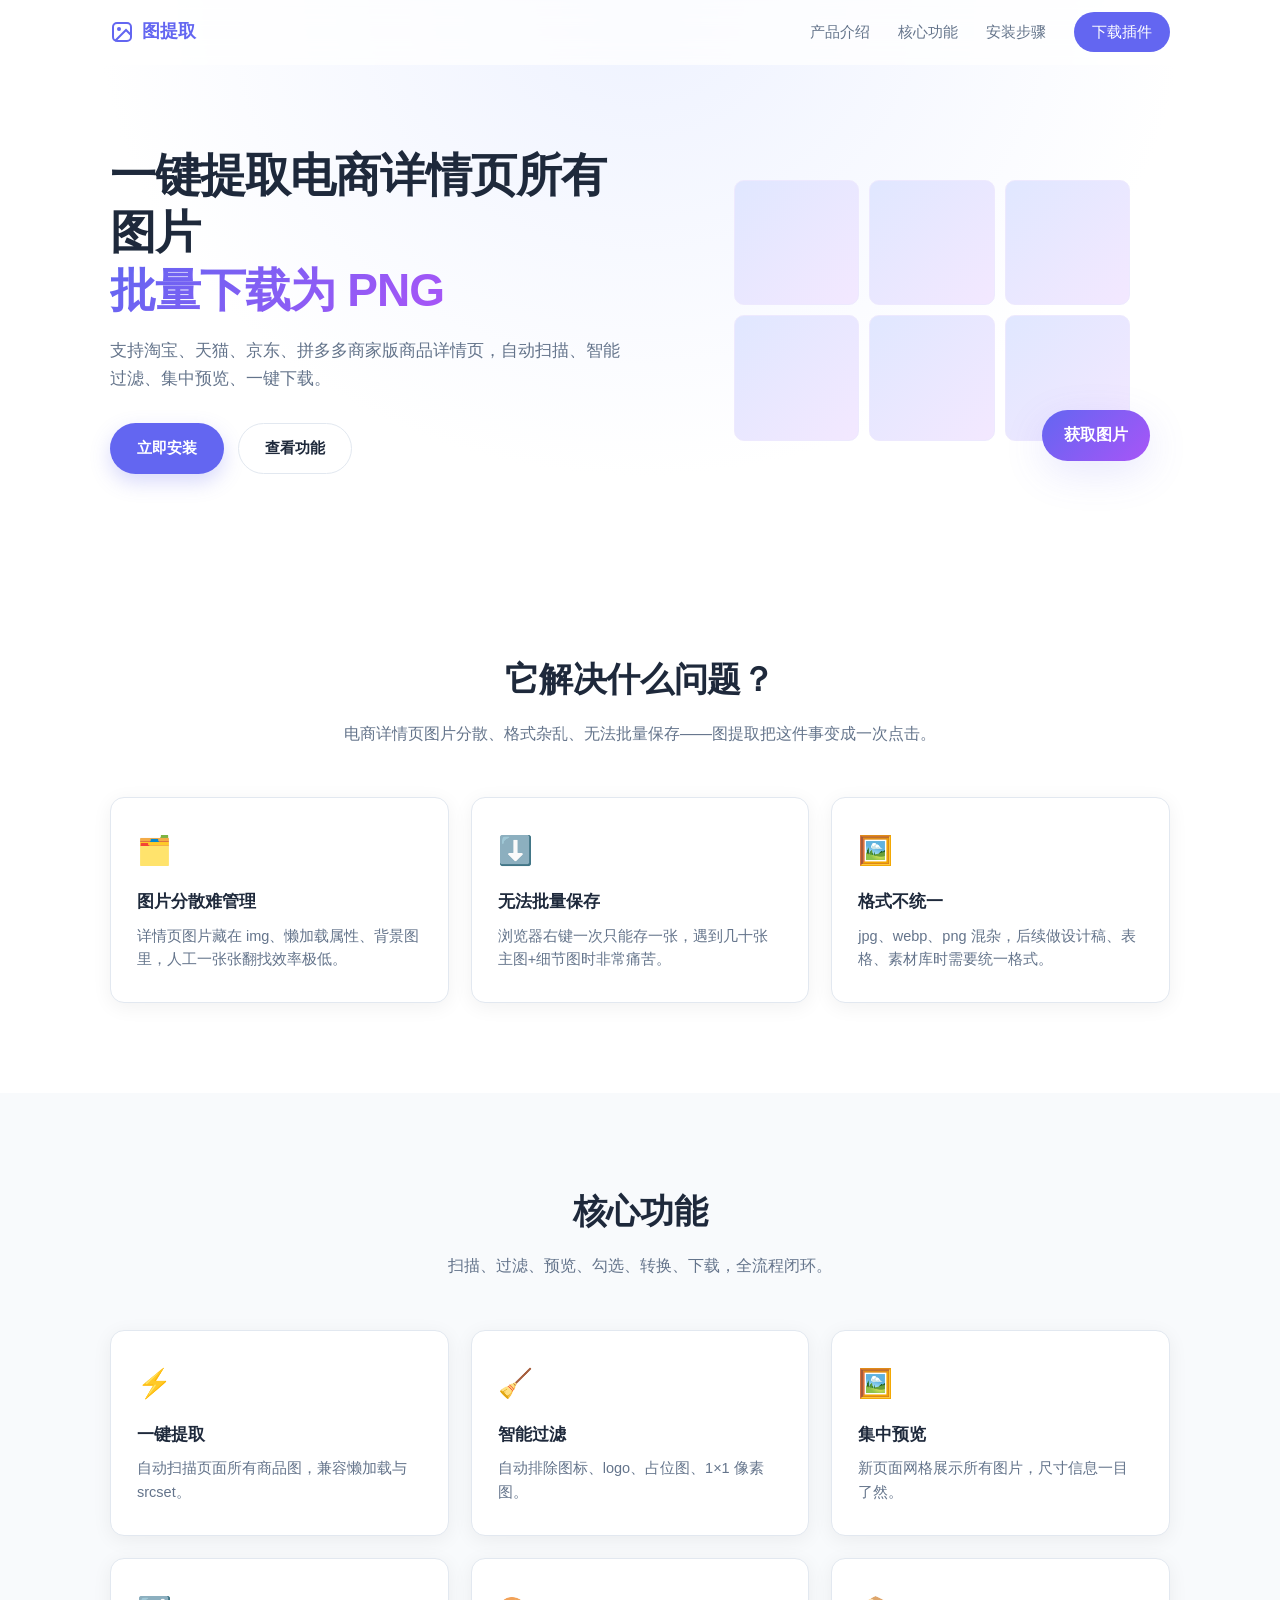
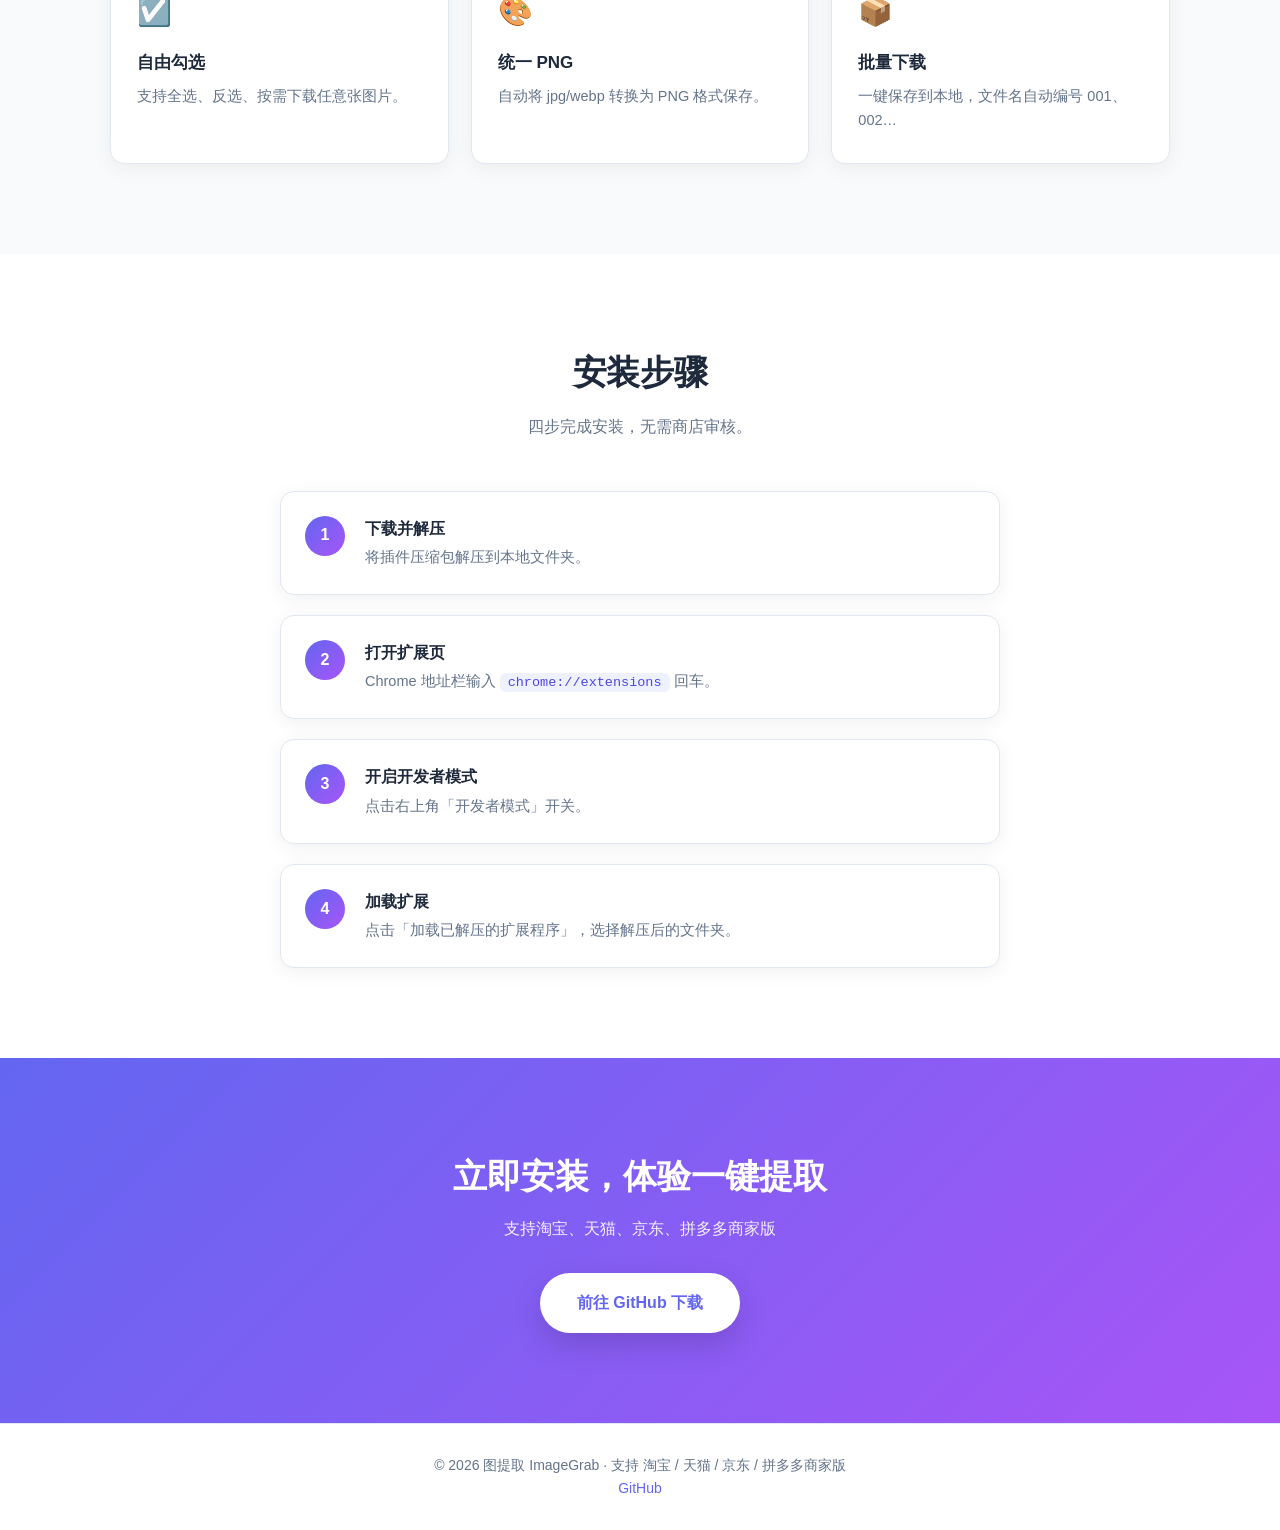
<file: docs/index.html>
<!DOCTYPE html>
<html lang="zh-CN">
<head>
  <meta charset="UTF-8" />
  <meta name="viewport" content="width=device-width, initial-scale=1.0" />
  <title>图提取 ImageGrab — 一键提取电商详情页图片</title>
  <meta name="description" content="支持淘宝、京东、拼多多商家版，一键提取详情页所有图片，批量下载为 PNG。" />
  <link rel="stylesheet" href="css/style.css" />
</head>
<body>

  <!-- 导航栏 -->
  <header class="navbar" id="navbar">
    <div class="container nav-inner">
      <a href="#hero" class="logo">
        <svg width="24" height="24" viewBox="0 0 24 24" fill="none">
          <rect x="3" y="3" width="18" height="18" rx="4" stroke="currentColor" stroke-width="2"/>
          <circle cx="9" cy="9" r="2" fill="currentColor"/>
          <path d="M21 15l-5-5L5 21" stroke="currentColor" stroke-width="2" fill="none"/>
        </svg>
        <span>图提取</span>
      </a>
      <nav class="nav-links" id="navLinks">
        <a href="#intro">产品介绍</a>
        <a href="#features">核心功能</a>
        <a href="#install">安装步骤</a>
        <a href="#download" class="btn-nav">下载插件</a>
      </nav>
      <button class="hamburger" id="hamburger" aria-label="菜单">☰</button>
    </div>
  </header>

  <!-- Hero 首屏 -->
  <section class="hero" id="hero">
    <div class="container hero-inner">
      <div class="hero-text">
        <h1>一键提取电商详情页所有图片<br><span class="grad">批量下载为 PNG</span></h1>
        <p class="subtitle">支持淘宝、天猫、京东、拼多多商家版商品详情页，自动扫描、智能过滤、集中预览、一键下载。</p>
        <div class="hero-btns">
          <a href="#install" class="btn btn-primary">立即安装</a>
          <a href="#features" class="btn btn-ghost">查看功能</a>
        </div>
      </div>
      <div class="hero-visual">
        <div class="mock-btn">获取图片</div>
        <div class="mock-grid">
          <div></div><div></div><div></div><div></div><div></div><div></div>
        </div>
      </div>
    </div>
  </section>

  <!-- 产品介绍 -->
  <section class="section" id="intro">
    <div class="container">
      <h2>它解决什么问题？</h2>
      <p class="section-sub">电商详情页图片分散、格式杂乱、无法批量保存——图提取把这件事变成一次点击。</p>
      <div class="cards three">
        <div class="card"><div class="icon">🗂️</div><h3>图片分散难管理</h3><p>详情页图片藏在 img、懒加载属性、背景图里，人工一张张翻找效率极低。</p></div>
        <div class="card"><div class="icon">⬇️</div><h3>无法批量保存</h3><p>浏览器右键一次只能存一张，遇到几十张主图+细节图时非常痛苦。</p></div>
        <div class="card"><div class="icon">🖼️</div><h3>格式不统一</h3><p>jpg、webp、png 混杂，后续做设计稿、表格、素材库时需要统一格式。</p></div>
      </div>
    </div>
  </section>

  <!-- 核心功能 -->
  <section class="section bg-alt" id="features">
    <div class="container">
      <h2>核心功能</h2>
      <p class="section-sub">扫描、过滤、预览、勾选、转换、下载，全流程闭环。</p>
      <div class="cards grid-3">
        <div class="card"><div class="icon">⚡</div><h3>一键提取</h3><p>自动扫描页面所有商品图，兼容懒加载与 srcset。</p></div>
        <div class="card"><div class="icon">🧹</div><h3>智能过滤</h3><p>自动排除图标、logo、占位图、1×1 像素图。</p></div>
        <div class="card"><div class="icon">🖼️</div><h3>集中预览</h3><p>新页面网格展示所有图片，尺寸信息一目了然。</p></div>
        <div class="card"><div class="icon">☑️</div><h3>自由勾选</h3><p>支持全选、反选、按需下载任意张图片。</p></div>
        <div class="card"><div class="icon">🎨</div><h3>统一 PNG</h3><p>自动将 jpg/webp 转换为 PNG 格式保存。</p></div>
        <div class="card"><div class="icon">📦</div><h3>批量下载</h3><p>一键保存到本地，文件名自动编号 001、002…</p></div>
      </div>
    </div>
  </section>

  <!-- 安装步骤 -->
  <section class="section" id="install">
    <div class="container">
      <h2>安装步骤</h2>
      <p class="section-sub">四步完成安装，无需商店审核。</p>
      <ol class="steps">
        <li><div class="step-num">1</div><div><h3>下载并解压</h3><p>将插件压缩包解压到本地文件夹。</p></div></li>
        <li><div class="step-num">2</div><div><h3>打开扩展页</h3><p>Chrome 地址栏输入 <code>chrome://extensions</code> 回车。</p></div></li>
        <li><div class="step-num">3</div><div><h3>开启开发者模式</h3><p>点击右上角「开发者模式」开关。</p></div></li>
        <li><div class="step-num">4</div><div><h3>加载扩展</h3><p>点击「加载已解压的扩展程序」，选择解压后的文件夹。</p></div></li>
      </ol>
    </div>
  </section>

  <!-- CTA -->
  <section class="cta" id="download">
    <div class="container">
      <h2>立即安装，体验一键提取</h2>
      <p>支持淘宝、天猫、京东、拼多多商家版</p>
      <a href="https://github.com/gc1912/image-grab-extension" class="btn btn-primary btn-lg" target="_blank" rel="noopener">前往 GitHub 下载</a>
    </div>
  </section>

  <!-- Footer -->
  <footer class="footer">
    <div class="container">
      <p>© 2026 图提取 ImageGrab · 支持 淘宝 / 天猫 / 京东 / 拼多多商家版</p>
      <p><a href="https://github.com/gc1912/image-grab-extension" target="_blank" rel="noopener">GitHub</a></p>
    </div>
  </footer>

  <script src="js/main.js"></script>
</body>
</html>
</file>
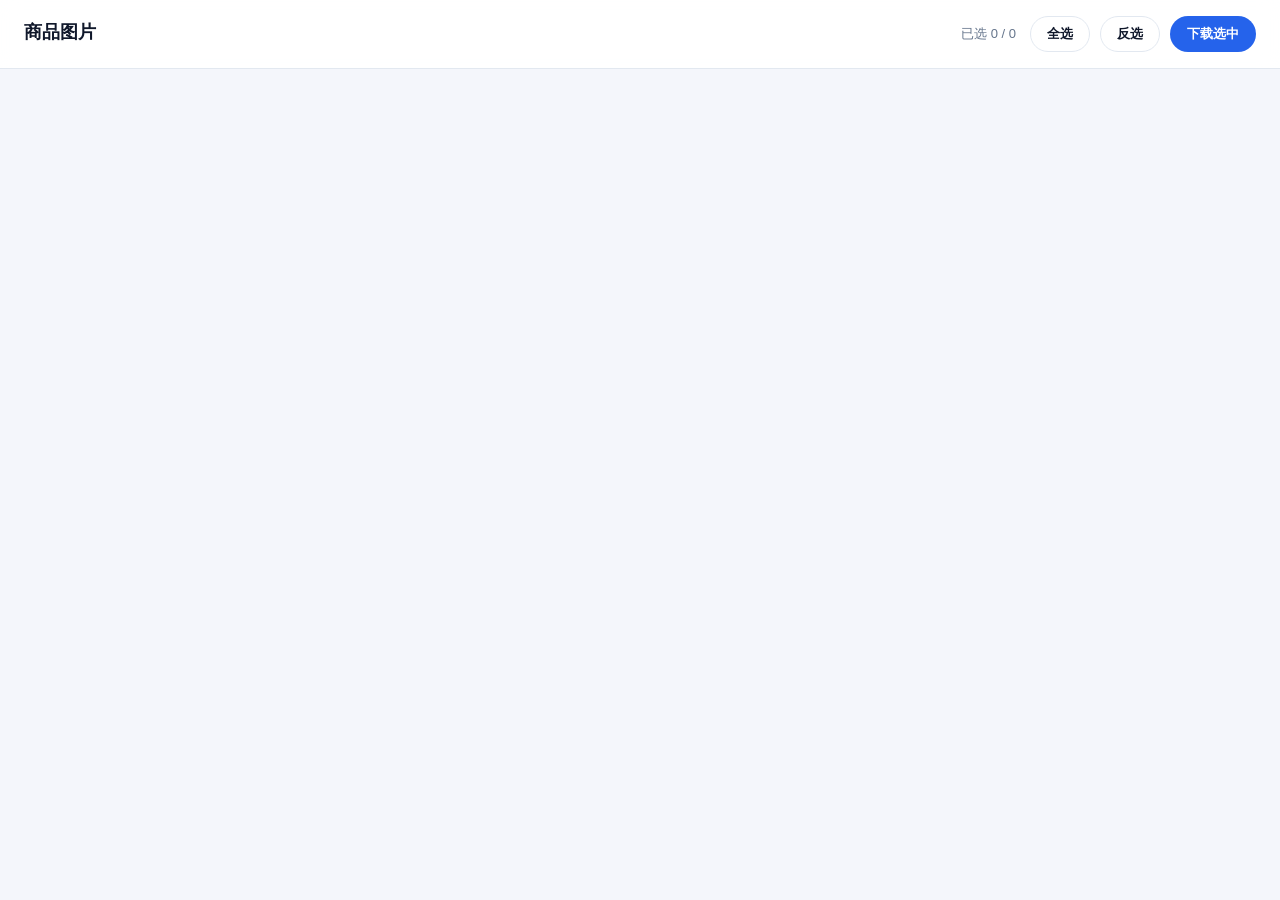
<file: gallery.html>
<!DOCTYPE html>
<html lang="zh-CN">
<head>
  <meta charset="UTF-8" />
  <meta name="viewport" content="width=device-width, initial-scale=1.0" />
  <title>商品图片预览</title>
  <link rel="stylesheet" href="gallery.css" />
</head>
<body>
  <header class="toolbar">
    <div class="toolbar-left">
      <h1>商品图片</h1>
      <p id="page-meta" class="page-meta"></p>
    </div>
    <div class="toolbar-actions">
      <span id="count-text" class="count-text">已选 0 / 0</span>
      <button type="button" id="btn-all" class="btn btn-ghost">全选</button>
      <button type="button" id="btn-invert" class="btn btn-ghost">反选</button>
      <button type="button" id="btn-download" class="btn btn-primary">下载选中</button>
    </div>
  </header>

  <div id="status-bar" class="status-bar" hidden></div>
  <main id="grid" class="grid"></main>
  <p id="empty" class="empty" hidden>没有可展示的图片</p>

  <script src="gallery.js"></script>
</body>
</html>
</file>
<file: docs/css/style.css>
:root {
  --primary: #6366f1;
  --primary-dark: #4f46e5;
  --grad: linear-gradient(135deg, #6366f1, #a855f7);
  --text: #1e293b;
  --text-sub: #64748b;
  --bg: #ffffff;
  --bg-alt: #f8fafc;
  --border: #e2e8f0;
  --radius: 14px;
  --shadow: 0 4px 20px rgba(0,0,0,.06);
  --shadow-lg: 0 12px 40px rgba(99,102,241,.15);
}

* { box-sizing: border-box; margin: 0; padding: 0; }

body {
  font-family: -apple-system, BlinkMacSystemFont, "PingFang SC", "Microsoft YaHei", sans-serif;
  color: var(--text);
  background: var(--bg);
  line-height: 1.65;
  -webkit-font-smoothing: antialiased;
}

a { color: inherit; text-decoration: none; }

.container { max-width: 1100px; margin: 0 auto; padding: 0 20px; }

/* 导航栏 */
.navbar {
  position: fixed; top: 0; left: 0; right: 0; z-index: 100;
  background: rgba(255,255,255,.75);
  backdrop-filter: blur(12px);
  border-bottom: 1px solid transparent;
  transition: all .3s;
}
.navbar.scrolled {
  border-bottom-color: var(--border);
  box-shadow: 0 2px 12px rgba(0,0,0,.04);
}
.nav-inner { display: flex; align-items: center; justify-content: space-between; height: 64px; }
.logo { display: flex; align-items: center; gap: 8px; font-weight: 700; font-size: 18px; color: var(--primary); }
.nav-links { display: flex; align-items: center; gap: 28px; }
.nav-links a { font-size: 15px; color: var(--text-sub); transition: color .2s; }
.nav-links a:hover { color: var(--primary); }
.btn-nav {
  padding: 8px 18px; border-radius: 999px;
  background: var(--primary); color: #fff !important;
}
.btn-nav:hover { background: var(--primary-dark); }
.hamburger { display: none; background: none; border: none; font-size: 22px; cursor: pointer; color: var(--text); }

/* Hero */
.hero {
  padding: 140px 0 80px;
  background: radial-gradient(ellipse at top, #eef2ff 0%, #ffffff 60%);
}
.hero-inner { display: grid; grid-template-columns: 1.1fr 1fr; gap: 60px; align-items: center; }
.hero h1 { font-size: clamp(28px, 4vw, 46px); line-height: 1.25; margin-bottom: 18px; letter-spacing: -.02em; }
.grad { background: var(--grad); -webkit-background-clip: text; background-clip: text; color: transparent; }
.subtitle { color: var(--text-sub); font-size: 17px; margin-bottom: 30px; }
.hero-btns { display: flex; gap: 14px; flex-wrap: wrap; }

.btn {
  display: inline-block; padding: 12px 26px; border-radius: 999px;
  font-weight: 600; font-size: 15px; cursor: pointer;
  transition: all .25s; border: 1px solid transparent;
}
.btn-primary { background: var(--primary); color: #fff; box-shadow: 0 8px 20px rgba(99,102,241,.25); }
.btn-primary:hover { background: var(--primary-dark); transform: translateY(-2px); box-shadow: 0 12px 28px rgba(99,102,241,.35); }
.btn-ghost { background: #fff; color: var(--text); border-color: var(--border); }
.btn-ghost:hover { border-color: var(--primary); color: var(--primary); }
.btn-lg { padding: 16px 36px; font-size: 16px; }

/* 视觉示意 */
.hero-visual { position: relative; padding: 40px; }
.mock-btn {
  position: absolute; right: 20px; bottom: 20px;
  background: var(--grad); color: #fff; padding: 12px 22px;
  border-radius: 999px; font-weight: 600; box-shadow: var(--shadow-lg);
  animation: float 3s ease-in-out infinite;
}
@keyframes float { 0%,100% { transform: translateY(0); } 50% { transform: translateY(-6px); } }
.mock-grid { display: grid; grid-template-columns: repeat(3, 1fr); gap: 10px; }
.mock-grid div {
  aspect-ratio: 1; border-radius: 10px;
  background: linear-gradient(135deg, #e0e7ff, #f3e8ff);
  border: 1px solid #ede9fe;
}

/* Section */
.section { padding: 90px 0; }
.bg-alt { background: var(--bg-alt); }
.section h2 { font-size: clamp(24px, 3vw, 34px); text-align: center; margin-bottom: 14px; letter-spacing: -.01em; }
.section-sub { text-align: center; color: var(--text-sub); max-width: 620px; margin: 0 auto 50px; }

/* Cards */
.cards { display: grid; gap: 22px; }
.cards.three { grid-template-columns: repeat(3, 1fr); }
.grid-3 { grid-template-columns: repeat(3, 1fr); }
.card {
  background: #fff; border: 1px solid var(--border); border-radius: var(--radius);
  padding: 30px 26px; box-shadow: var(--shadow);
  transition: all .25s;
}
.card:hover { transform: translateY(-4px); box-shadow: var(--shadow-lg); border-color: #c7d2fe; }
.card .icon { font-size: 28px; margin-bottom: 14px; }
.card h3 { font-size: 17px; margin-bottom: 8px; }
.card p { color: var(--text-sub); font-size: 14.5px; }

/* Steps */
.steps { list-style: none; max-width: 720px; margin: 0 auto; display: flex; flex-direction: column; gap: 20px; }
.steps li { display: flex; gap: 20px; align-items: flex-start; background: #fff; padding: 24px; border-radius: var(--radius); border: 1px solid var(--border); box-shadow: var(--shadow); }
.step-num {
  flex-shrink: 0; width: 40px; height: 40px; border-radius: 50%;
  background: var(--grad); color: #fff; font-weight: 700;
  display: flex; align-items: center; justify-content: center;
}
.steps h3 { font-size: 16px; margin-bottom: 4px; }
.steps p { color: var(--text-sub); font-size: 14.5px; }
code {
  background: #eef2ff; color: var(--primary-dark);
  padding: 2px 8px; border-radius: 6px;
  font-family: ui-monospace, Menlo, Consolas, monospace;
  font-size: 13.5px;
}

/* CTA */
.cta { padding: 90px 0; text-align: center; background: var(--grad); color: #fff; }
.cta h2 { font-size: clamp(24px, 3vw, 34px); margin-bottom: 12px; }
.cta p { opacity: .9; margin-bottom: 30px; }
.cta .btn-primary { background: #fff; color: var(--primary); box-shadow: 0 12px 30px rgba(0,0,0,.15); }
.cta .btn-primary:hover { background: #f8fafc; }

/* Footer */
.footer { padding: 30px 0; text-align: center; color: var(--text-sub); font-size: 14px; border-top: 1px solid var(--border); }
.footer a { color: var(--primary); }

/* 滚动动画 */
.reveal { opacity: 0; transform: translateY(24px); transition: all .6s ease; }
.reveal.visible { opacity: 1; transform: translateY(0); }

/* 响应式 */
@media (max-width: 900px) {
  .hero-inner { grid-template-columns: 1fr; }
  .cards.three, .grid-3 { grid-template-columns: 1fr 1fr; }
}
@media (max-width: 640px) {
  .hamburger { display: block; }
  .nav-links {
    position: absolute; top: 64px; left: 0; right: 0;
    background: #fff; flex-direction: column; gap: 0;
    border-bottom: 1px solid var(--border);
    max-height: 0; overflow: hidden; transition: max-height .3s;
  }
  .nav-links.open { max-height: 320px; }
  .nav-links a { padding: 14px 20px; width: 100%; border-top: 1px solid var(--border); }
  .cards.three, .grid-3 { grid-template-columns: 1fr; }
  .hero { padding: 110px 0 60px; }
  .section { padding: 60px 0; }
}
</file>
<file: gallery.css>
:root {
  --bg: #f4f6fb;
  --card: #ffffff;
  --text: #0f172a;
  --muted: #64748b;
  --line: #e2e8f0;
  --primary: #2563eb;
  --primary-hover: #1d4ed8;
  --radius: 14px;
}

* {
  box-sizing: border-box;
}

html,
body {
  margin: 0;
  padding: 0;
  background: var(--bg);
  color: var(--text);
  font-family: "Segoe UI", "PingFang SC", "Microsoft YaHei", sans-serif;
}

.toolbar {
  position: sticky;
  top: 0;
  z-index: 10;
  display: flex;
  align-items: center;
  justify-content: space-between;
  gap: 16px;
  padding: 16px 24px;
  background: rgba(255, 255, 255, 0.92);
  border-bottom: 1px solid var(--line);
  backdrop-filter: blur(10px);
}

.toolbar-left h1 {
  margin: 0;
  font-size: 18px;
  font-weight: 700;
}

.page-meta {
  margin: 4px 0 0;
  font-size: 12px;
  color: var(--muted);
  max-width: 520px;
  overflow: hidden;
  text-overflow: ellipsis;
  white-space: nowrap;
}

.toolbar-actions {
  display: flex;
  align-items: center;
  gap: 10px;
  flex-wrap: wrap;
}

.count-text {
  font-size: 13px;
  color: var(--muted);
  margin-right: 4px;
}

.btn {
  border: 1px solid transparent;
  border-radius: 999px;
  padding: 8px 16px;
  font-size: 13px;
  font-weight: 600;
  cursor: pointer;
  transition: background 0.15s ease, border-color 0.15s ease, opacity 0.15s ease;
}

.btn:disabled {
  opacity: 0.55;
  cursor: not-allowed;
}

.btn-ghost {
  background: #fff;
  border-color: var(--line);
  color: var(--text);
}

.btn-ghost:hover:not(:disabled) {
  background: #f8fafc;
}

.btn-primary {
  background: var(--primary);
  color: #fff;
}

.btn-primary:hover:not(:disabled) {
  background: var(--primary-hover);
}

.status-bar {
  margin: 12px 24px 0;
  padding: 10px 14px;
  border-radius: 10px;
  background: #eff6ff;
  color: #1e40af;
  font-size: 13px;
}

.status-bar.is-done {
  background: #ecfdf5;
  color: #047857;
}

.status-bar.is-error {
  background: #fef2f2;
  color: #b91c1c;
}

.grid {
  display: grid;
  grid-template-columns: repeat(auto-fill, minmax(210px, 1fr));
  gap: 16px;
  padding: 20px 24px 40px;
}

.card {
  position: relative;
  display: flex;
  flex-direction: column;
  background: var(--card);
  border: 1px solid var(--line);
  border-radius: var(--radius);
  overflow: hidden;
  box-shadow: 0 8px 20px rgba(15, 23, 42, 0.04);
  cursor: pointer;
}

.card.is-checked {
  border-color: #93c5fd;
  box-shadow: 0 8px 20px rgba(37, 99, 235, 0.12);
}

.thumb-wrap {
  height: 180px;
  background: #f1f5f9;
  display: flex;
  align-items: center;
  justify-content: center;
  overflow: hidden;
}

.thumb-wrap img {
  max-width: 100%;
  max-height: 100%;
  object-fit: contain;
}

.card-meta {
  display: flex;
  align-items: center;
  justify-content: space-between;
  gap: 8px;
  padding: 10px 12px;
}

.size-text {
  font-size: 12px;
  color: var(--muted);
}

.card input[type="checkbox"] {
  width: 16px;
  height: 16px;
  accent-color: var(--primary);
  cursor: pointer;
}

.empty {
  text-align: center;
  color: var(--muted);
  padding: 80px 16px;
  font-size: 14px;
}

@media (max-width: 720px) {
  .toolbar {
    flex-direction: column;
    align-items: flex-start;
  }
}
</file>
